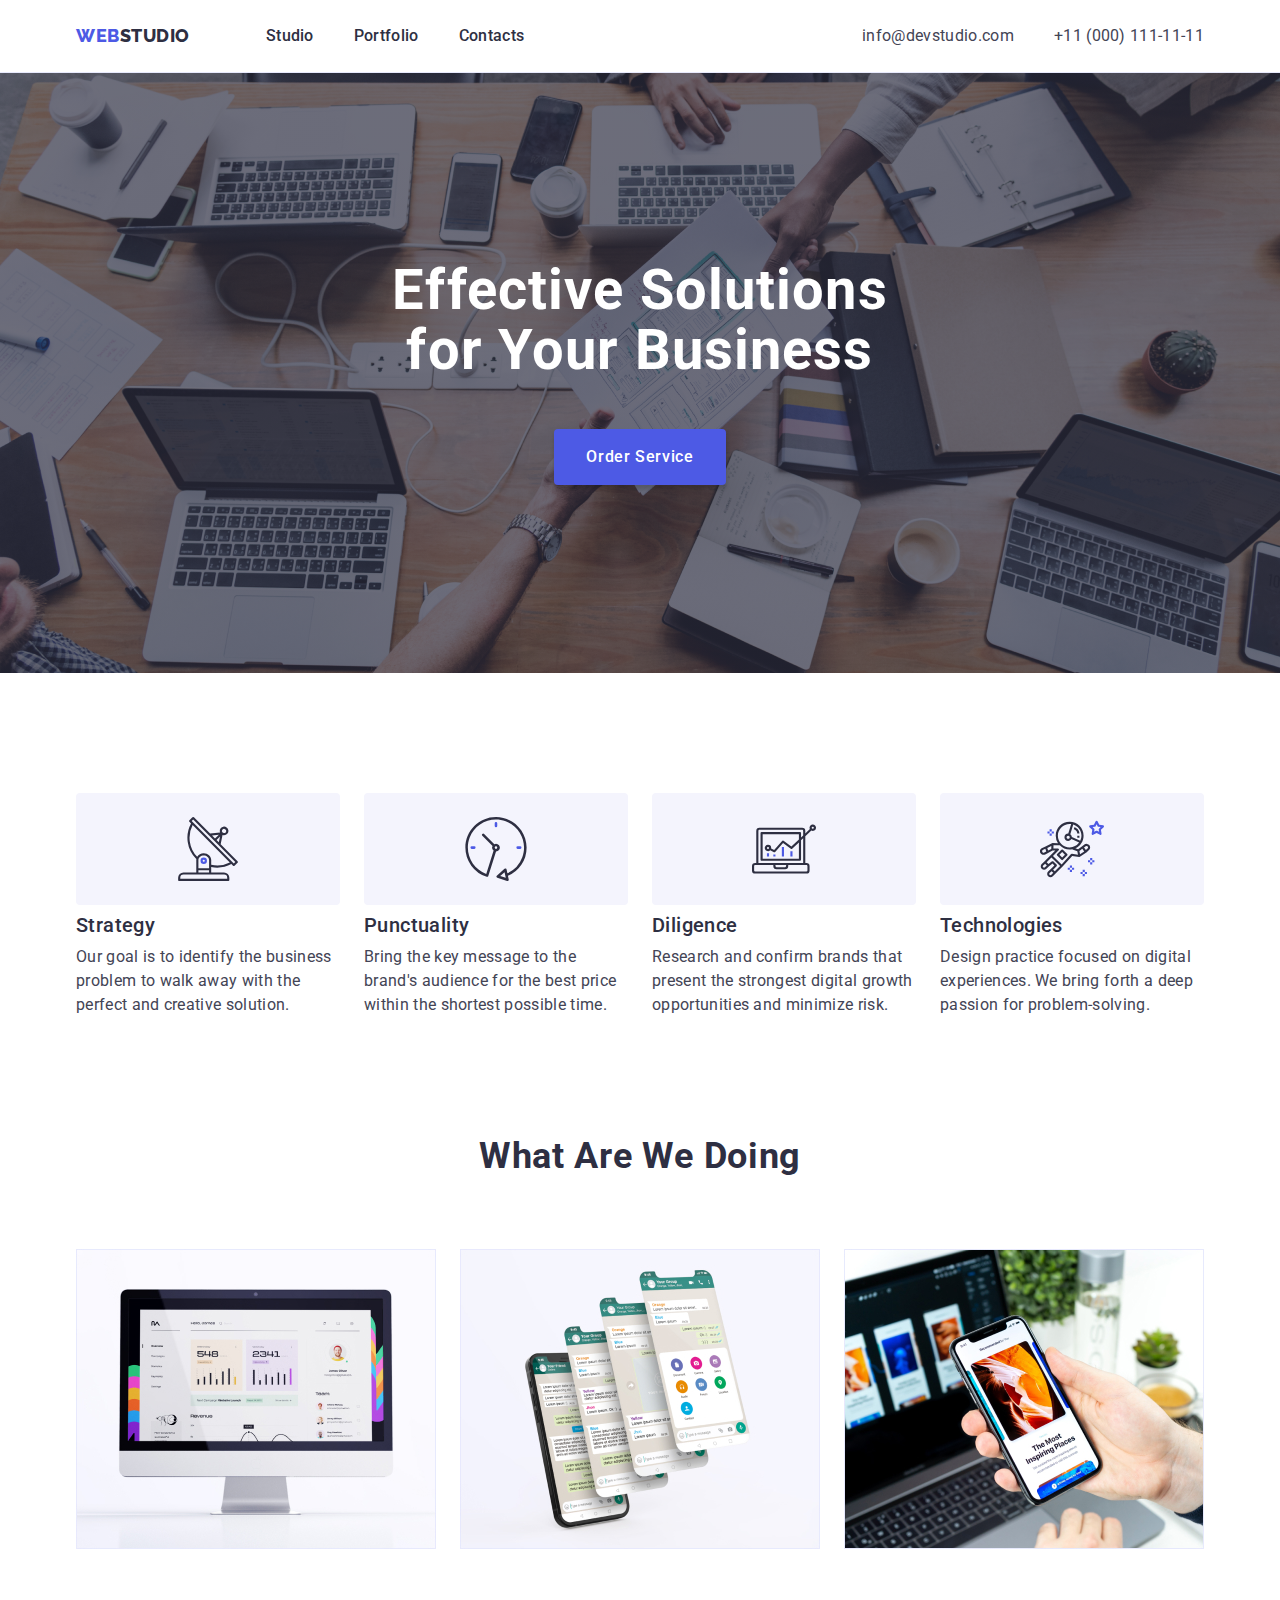
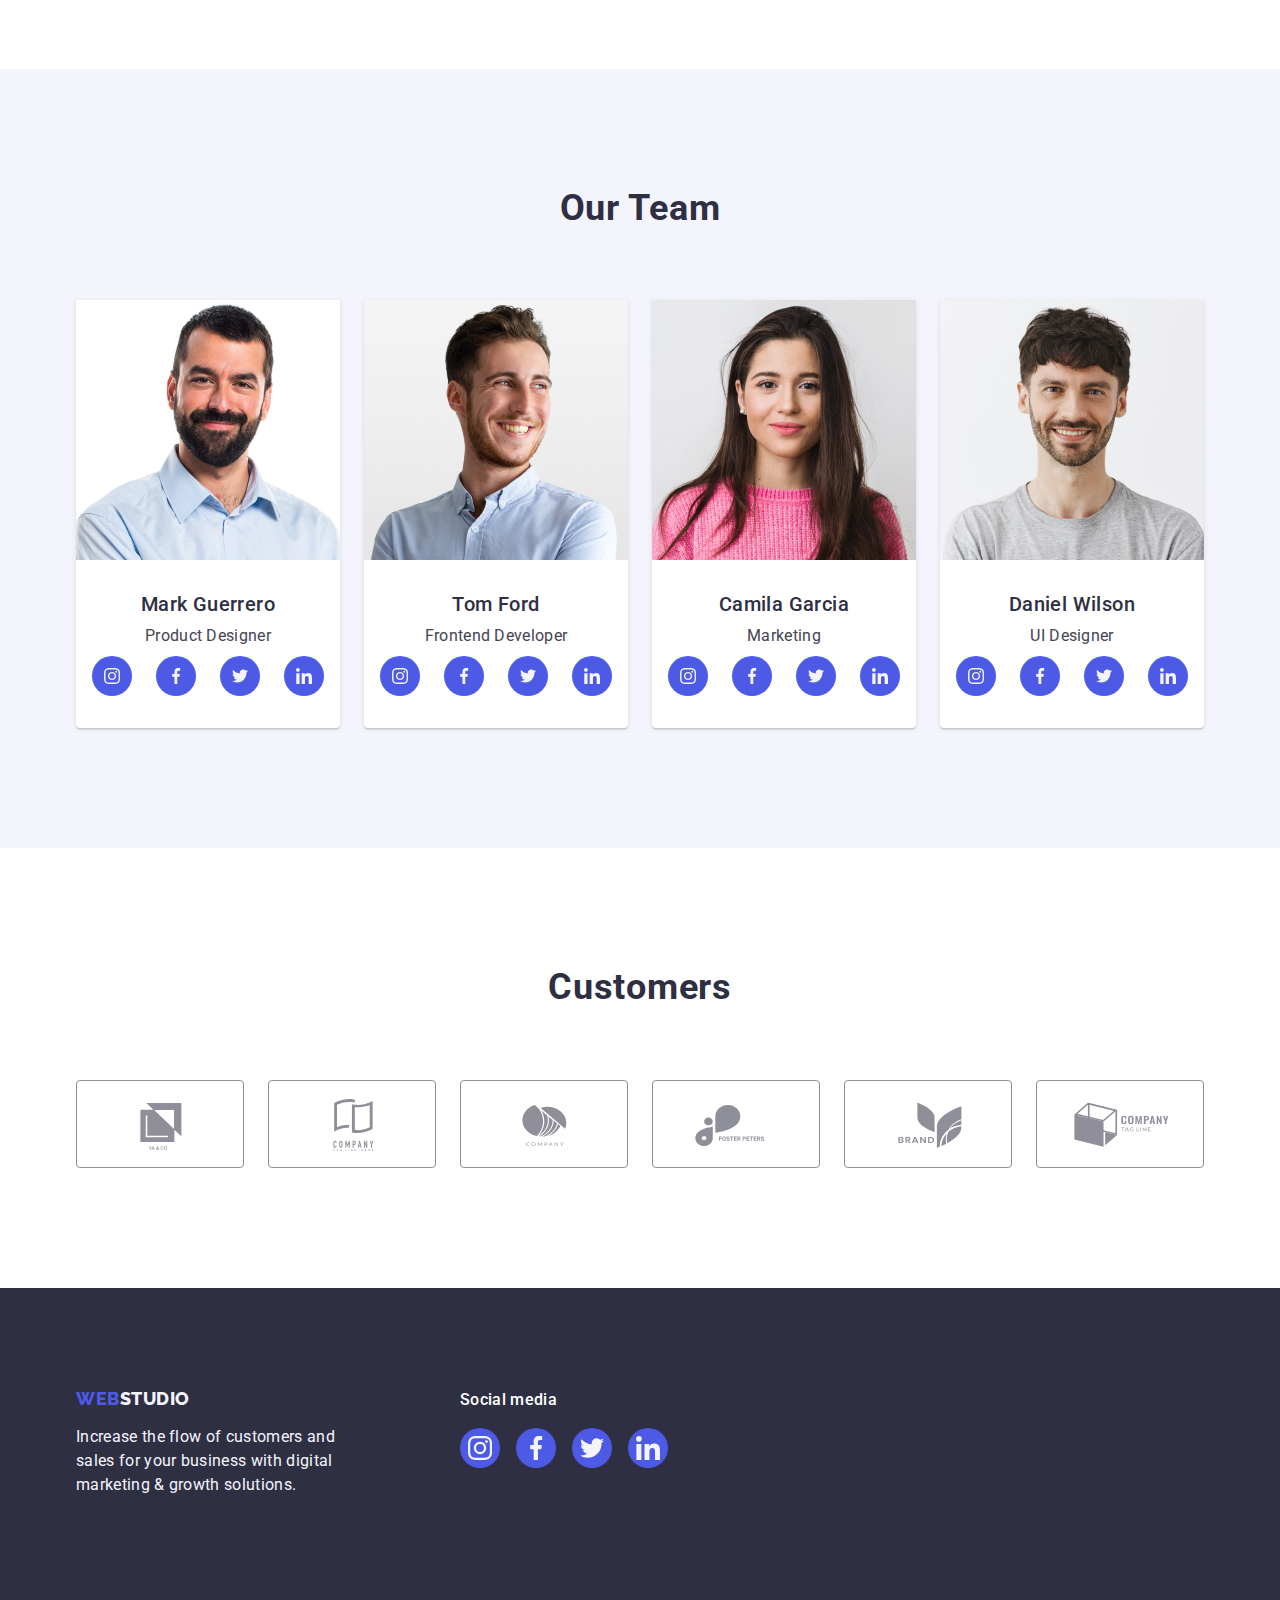
<file: index.html>
<!DOCTYPE html>

<html lang="en">

<head>
    <meta charset="UTF-8">
    <meta http-equiv="X-UA-Compatible" content="IE=edge">
    <meta name="viewport" content="width=device-width, initial-scale=1.0">
    <title>WEBSTUDIO</title>
    <link rel="preconnect" href="https://fonts.googleapis.com">
    <link rel="preconnect" href="https://fonts.gstatic.com" crossorigin>
    <link
        href="https://fonts.googleapis.com/css2?family=Raleway:wght@800&family=Roboto:wght@400;500;700;900&display=swap"
        rel="stylesheet">
    <link rel="stylesheet"
        href="https://cdnjs.cloudflare.com/ajax/libs/modern-normalize/1.1.0/modern-normalize.min.css" />
    <link rel="stylesheet" href="./css/styles.css">
</head>

<body>
    <header class="page-header">
        <div class="header-container container">
            <nav class="page-navigation">
                <a class="logo link" href="./index.html">Web<span class="studio-span">Studio</span></a>
                <ul class="menu list">
                    <li class="menu-item"><a class="menu-link link" href="./index.html">Studio</a></li>
                    <li class="menu-item"><a class="menu-link link" href="./portfolio.html">Portfolio</a></li>
                    <li class="menu-item"><a class="menu-link link" href="">Contacts</a></li>
                </ul>
            </nav>
            <address class="contacts-header">
                <ul class="contacts-list list">
                    <li class="menu-item"><a class="contact-item link"
                            href="mailto:info@devstudio.com">info@devstudio.com</a>
                    </li>
                    <li class="menu-item"><a class="contact-item link" href="tel:+110001111111">+11 (000) 111-11-11</a>
                    </li>
                </ul>
            </address>
        </div>
    </header>

    <main>
        <section class="main-section">
            <div class="container">
                <h1 class="main-title">Effective Solutions for Your Business</h1>
                <button class="button-order" type="button">Order Service</button>
            </div>
        </section>



        <section class="section-two">
            <div class="container">
                <h2 class="visually-hidden">Directions</h2>
                <ul class="directions-list list">
                    <li class="direction-item">
                        <div class="container-for-icons-in-section-two">
                            <svg class="direction-icon" aria-label="direction icon" width="64" height="64">
                                <use href="./images/icons.svg#icon-antenna">
                                </use>
                            </svg>
                        </div>
                        <h3 class="card-title">Strategy</h3>
                        <p class="card-description">Our goal is to identify the business problem to walk away with the
                            perfect and creative solution.
                        </p>
                    </li>
                    <li class="direction-item">
                        <div class="container-for-icons-in-section-two">
                            <svg class="direction-icon" aria-label="direction icon" width="64" height="64">
                                <use href="./images/icons.svg#icon-clock">
                                </use>
                            </svg>
                        </div>
                        <h3 class="card-title">Punctuality</h3>
                        <p class="card-description">Bring the key message to the brand's audience for the best price
                            within
                            the shortest possible
                            time.</p>
                    </li>
                    <li class="direction-item">
                        <div class="container-for-icons-in-section-two">
                            <svg class="direction-icon" aria-label="direction icon" width="64" height="64">
                                <use href="./images/icons.svg#icon-diagram">
                                </use>
                            </svg>
                        </div>
                        <h3 class="card-title">Diligence</h3>
                        <p class="card-description">Research and confirm brands that present the strongest digital
                            growth
                            opportunities and minimize
                            risk.</p>
                    </li>
                    <li class="direction-item">
                        <div class="container-for-icons-in-section-two">
                            <svg class="direction-icon" aria-label="direction icon" width="64" height="64">
                                <use href="./images/icons.svg#icon-astronaut">
                                </use>
                            </svg>
                        </div>
                        <h3 class="card-title">Technologies</h3>
                        <p class="card-description">Design practice focused on digital experiences. We bring forth a
                            deep
                            passion for
                            problem-solving.</p>
                    </li>
                </ul>
            </div>
        </section>

        <section class="section-what-doing">
            <div class="container">
                <h2 class="section-title">What are we doing</h2>
                <ul class="what-doing-list list">
                    <li class="what-doing-item">
                        <img class="what-doing-img" src="./images/what-are-we-doing/img1.jpg" alt="picture mac"
                            width="360" height="300">
                    </li>
                    <li class="what-doing-item">
                        <img class="what-doing-img" src="./images/what-are-we-doing/img2.jpg" alt="picture phone"
                            width="360" height="300">
                    </li>
                    <li class="what-doing-item">
                        <img class="what-doing-img" src="./images/what-are-we-doing/img3.jpg"
                            alt="picture phone in hand" width="360" height="300">
                    </li>
                </ul>
            </div>
        </section>

        <section class="section-our-team">
            <div class="container">
                <h2 class="section-title">Our Team</h2>
                <ul class="our-team-list list">
                    <li class="our-team-item">
                        <img class="our-team-img" src="./images/our-team/mark.jpg" alt="photo mark" width="264"
                            height="260" />
                        <div class="container-for-podpis">
                            <h3 class="card-title">Mark Guerrero</h3>
                            <p class="card-description">Product Designer</p>
                            <ul class="social-icons-list list">
                                <li class="social-icons-item">
                                    <a class="social-list-link " href="">
                                        <svg class="social-icon" aria-label="social icon" width="16" height="16">
                                            <use href="./images/icons.svg#icon-instagram">
                                            </use>
                                        </svg>
                                    </a>
                                </li>
                                <li class="social-icons-item">
                                    <a class="social-list-link " href="">
                                        <svg class="social-icon" aria-label="social icon" width="16" height="16">
                                            <use href="./images/icons.svg#icon-facebook">
                                            </use>
                                        </svg>
                                    </a>
                                </li>
                                <li class="social-icons-item">
                                    <a class="social-list-link " href="">
                                        <svg class="social-icon" aria-label="social icon" width="16" height="16">
                                            <use href="./images/icons.svg#icon-twitter">
                                            </use>
                                        </svg>
                                    </a>
                                </li>
                                <li class="social-icons-item">
                                    <a class="social-list-link " href="">
                                        <svg class="social-icon" aria-label="social icon" width="16" height="16">
                                            <use href="./images/icons.svg#icon-linkedin">
                                            </use>
                                        </svg>
                                    </a>
                                </li>
                            </ul>
                        </div>
                    </li>
                    <li class="our-team-item">
                        <img class="our-team-img" src="./images/our-team/tom.jpg" alt="photo tom" width="264"
                            height="260" />
                        <div class="container-for-podpis">
                            <h3 class="card-title">Tom Ford</h3>
                            <p class="card-description">Frontend Developer</p>
                            <ul class="social-icons-list list">
                                <li class="social-icons-item">
                                    <a class="social-list-link " href="">
                                        <svg class="social-icon" aria-label="social icon" width="16" height="16">
                                            <use href="./images/icons.svg#icon-instagram">
                                            </use>
                                        </svg>
                                    </a>
                                </li>
                                <li class="social-icons-item">
                                    <a class="social-list-link " href="">
                                        <svg class="social-icon" aria-label="social icon" width="16" height="16">
                                            <use href="./images/icons.svg#icon-facebook">
                                            </use>
                                        </svg>
                                    </a>
                                </li>
                                <li class="social-icons-item">
                                    <a class="social-list-link " href="">
                                        <svg class="social-icon" aria-label="social icon" width="16" height="16">
                                            <use href="./images/icons.svg#icon-twitter">
                                            </use>
                                        </svg>
                                    </a>
                                </li>
                                <li class="social-icons-item">
                                    <a class="social-list-link " href="">
                                        <svg class="social-icon" aria-label="social icon" width="16" height="16">
                                            <use href="./images/icons.svg#icon-linkedin">
                                            </use>
                                        </svg>
                                    </a>
                                </li>
                            </ul>
                        </div>
                    </li>
                    <li class="our-team-item">
                        <img class="our-team-img" src="./images/our-team/camila.jpg" alt="photo camila" width="264"
                            height="260" />
                        <div class="container-for-podpis">
                            <h3 class="card-title">Camila Garcia</h3>
                            <p class="card-description">Marketing</p>
                            <ul class="social-icons-list list">
                                <li class="social-icons-item">
                                    <a class="social-list-link " href="">
                                        <svg class="social-icon" aria-label="social icon" width="16" height="16">
                                            <use href="./images/icons.svg#icon-instagram">
                                            </use>
                                        </svg>
                                    </a>
                                </li>
                                <li class="social-icons-item">
                                    <a class="social-list-link " href="">
                                        <svg class="social-icon" aria-label="social icon" width="16" height="16">
                                            <use href="./images/icons.svg#icon-facebook">
                                            </use>
                                        </svg>
                                    </a>
                                </li>
                                <li class="social-icons-item">
                                    <a class="social-list-link " href="">
                                        <svg class="social-icon" aria-label="social icon" width="16" height="16">
                                            <use href="./images/icons.svg#icon-twitter">
                                            </use>
                                        </svg>
                                    </a>
                                </li>
                                <li class="social-icons-item">
                                    <a class="social-list-link " href="">
                                        <svg class="social-icon" aria-label="social icon" width="16" height="16">
                                            <use href="./images/icons.svg#icon-linkedin">
                                            </use>
                                        </svg>
                                    </a>
                                </li>
                            </ul>
                        </div>
                    </li>
                    <li class="our-team-item">
                        <img class="our-team-img" src="./images/our-team/daniel.jpg" alt="photo daniel" width="264"
                            height="260" />
                        <div class="container-for-podpis">
                            <h3 class="card-title">Daniel Wilson</h3>
                            <p class="card-description">UI Designer</p>
                            <ul class="social-icons-list list">
                                <li class="social-icons-item">
                                    <a class="social-list-link " href="">
                                        <svg class="social-icon" aria-label="social icon" width="16" height="16">
                                            <use href="./images/icons.svg#icon-instagram">
                                            </use>
                                        </svg>
                                    </a>
                                </li>
                                <li class="social-icons-item">
                                    <a class="social-list-link " href="">
                                        <svg class="social-icon" aria-label="social icon" width="16" height="16">
                                            <use href="./images/icons.svg#icon-facebook">
                                            </use>
                                        </svg>
                                    </a>
                                </li>
                                <li class="social-icons-item">
                                    <a class="social-list-link " href="">
                                        <svg class="social-icon" aria-label="social icon" width="16" height="16">
                                            <use href="./images/icons.svg#icon-twitter">
                                            </use>
                                        </svg>
                                    </a>
                                </li>
                                <li class="social-icons-item">
                                    <a class="social-list-link " href="">
                                        <svg class="social-icon" aria-label="social icon" width="16" height="16">
                                            <use href="./images/icons.svg#icon-linkedin">
                                            </use>
                                        </svg>
                                    </a>
                                </li>
                            </ul>
                        </div>
                    </li>
                </ul>
            </div>
        </section>

        <section class="section-customers">
            <div class="container">
                <h2 class="section-title">Customers</h2>
                <ul class="customers-list list">
                    <li class="customers-list-item">
                        <a class="customers-list-link" href="">
                            <svg class="customers-icon" aria-label="customer icon" width="104" height="56">
                                <use href="./images/icons.svg#icon-logo1">
                                </use>
                            </svg>
                        </a>
                    </li>
                    <li class="customers-list-item">
                        <a class="customers-list-link" href="">
                            <svg class="customers-icon" aria-label="customer icon" width="104" height="56">
                                <use href="./images/icons.svg#icon-logo2">
                                </use>
                            </svg>

                        </a>
                    </li>
                    <li class="customers-list-item">
                        <a class="customers-list-link" href="">
                            <svg class="customers-icon" aria-label="customer icon" width="104" height="56">
                                <use href="./images/icons.svg#icon-logo3">
                                </use>
                            </svg>

                        </a>
                    </li>
                    <li class="customers-list-item">
                        <a class="customers-list-link" href="">
                            <svg class="customers-icon" aria-label="customer icon" width="104" height="56">
                                <use href="./images/icons.svg#icon-logo4">
                                </use>
                            </svg>

                        </a>
                    </li>
                    <li class="customers-list-item">
                        <a class="customers-list-link" href="">
                            <svg class="customers-icon" aria-label="customer icon" width="104" height="56">
                                <use href="./images/icons.svg#icon-logo5">
                                </use>
                            </svg>

                        </a>
                    </li>
                    <li class="customers-list-item">
                        <a class="customers-list-link" href="">
                            <svg class="customers-icon" aria-label="customer icon" width="104" height="56">
                                <use href="./images/icons.svg#icon-logo6">
                                </use>
                            </svg>

                        </a>
                    </li>
                </ul>
            </div>
        </section>
    </main>


    <footer class="footer">
        <div class="container footer-container">
            <div class="logo-and-description-footer">
                <a class="logo-in-footer link" href="./index.html">Web<span class="studio-footer-span">Studio</span></a>
                <p class="footer-description">Increase the flow of customers and sales for your business with digital
                    marketing
                    & growth solutions.</p>
            </div>
            <div class="footer-social-container">
                <p class="footer-social-title">Social media</p>
                <ul class="social-icons-list-footer list">
                    <li class="social-icons-item-footer">
                        <a class="social-list-link-footer " href="">
                            <svg class="social-icon-footer" aria-label="social icon" width="24" height="24">
                                <use href="./images/icons.svg#icon-instagram">
                                </use>
                            </svg>
                        </a>
                    </li>
                    <li class="social-icons-item-footer">
                        <a class="social-list-link-footer " href="">
                            <svg class="social-icon-footer" aria-label="social icon" width="24" height="24">
                                <use href="./images/icons.svg#icon-facebook">
                                </use>
                            </svg>
                        </a>
                    </li>
                    <li class="social-icons-item-footer">
                        <a class="social-list-link-footer " href="">
                            <svg class="social-icon-footer" aria-label="social icon" width="24" height="24">
                                <use href="./images/icons.svg#icon-twitter">
                                </use>
                            </svg>
                        </a>
                    </li>
                    <li class="social-icons-item-footer">
                        <a class="social-list-link-footer " href="">
                            <svg class="social-icon-footer" aria-label="social icon" width="24" height="24">
                                <use href="./images/icons.svg#icon-linkedin">
                                </use>
                            </svg>
                        </a>
                    </li>
                </ul>
            </div>
        </div>
    </footer>
</body>


</html>
</file>
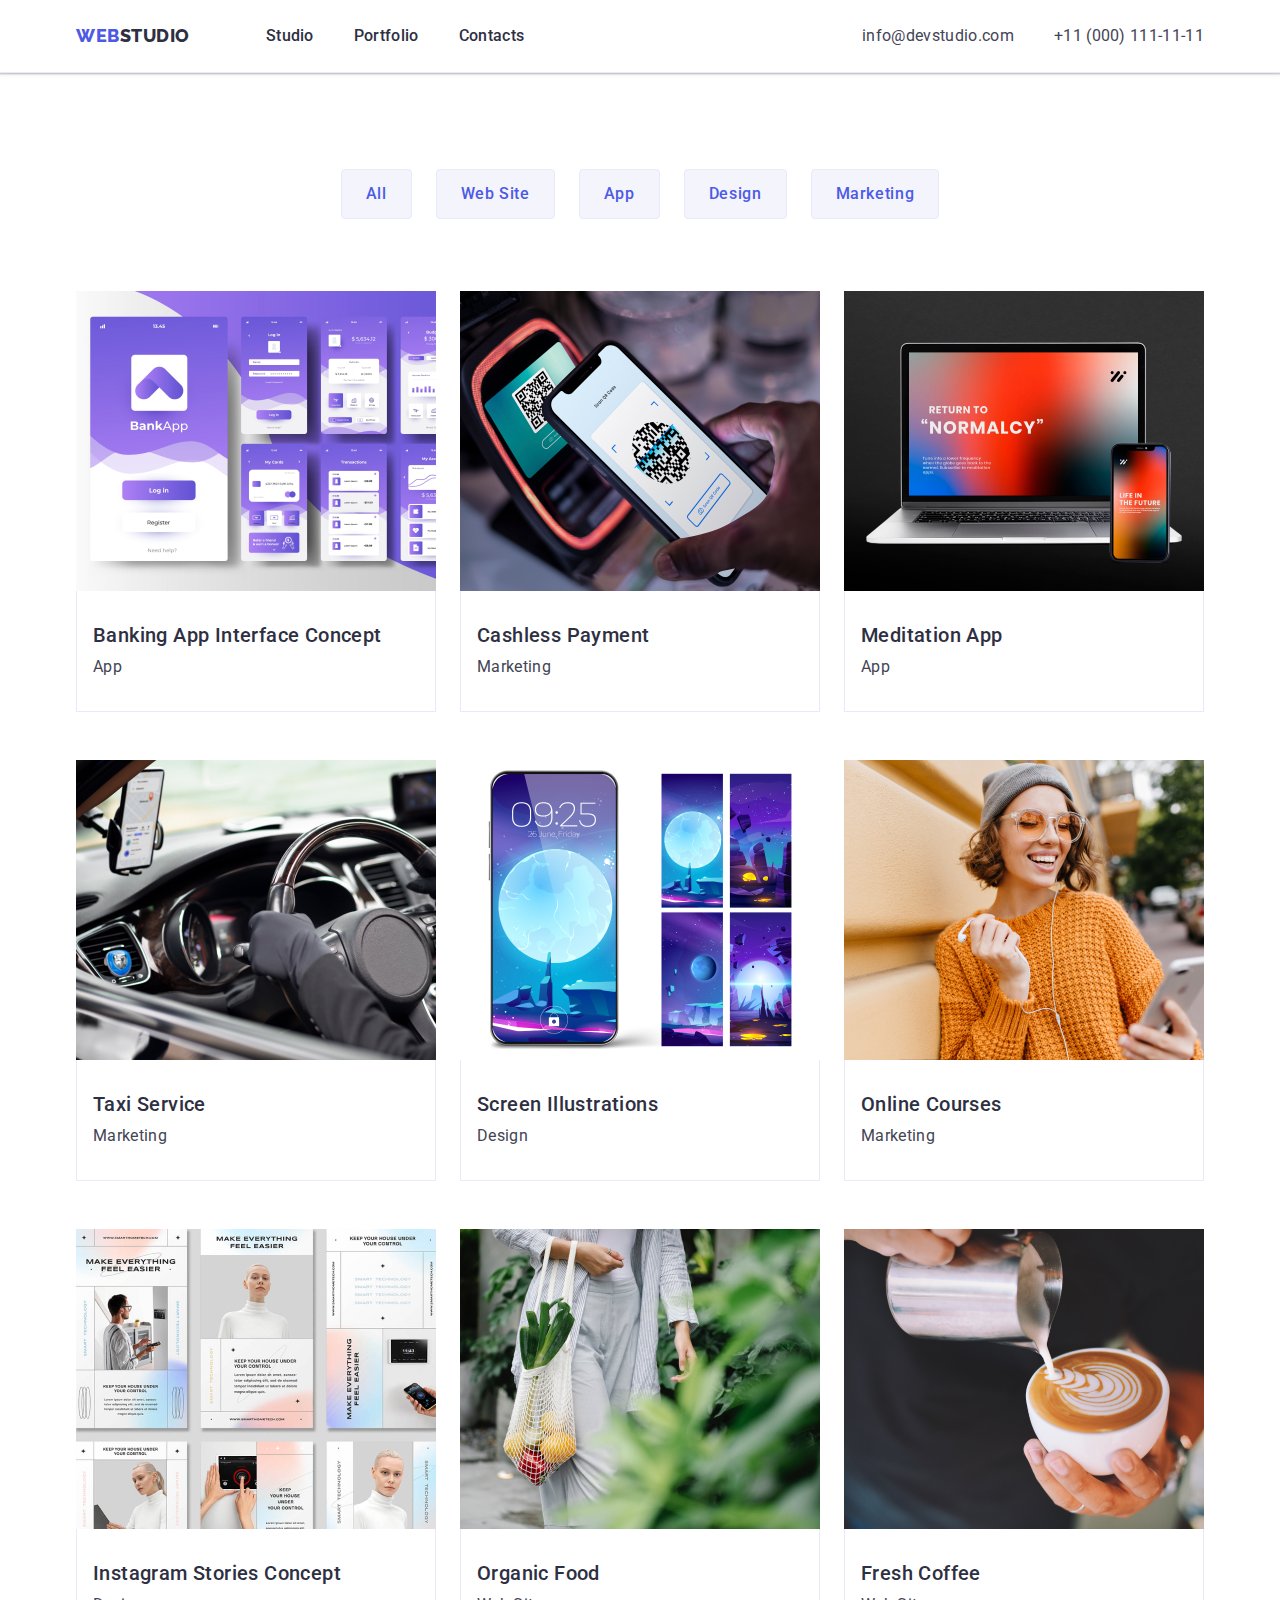
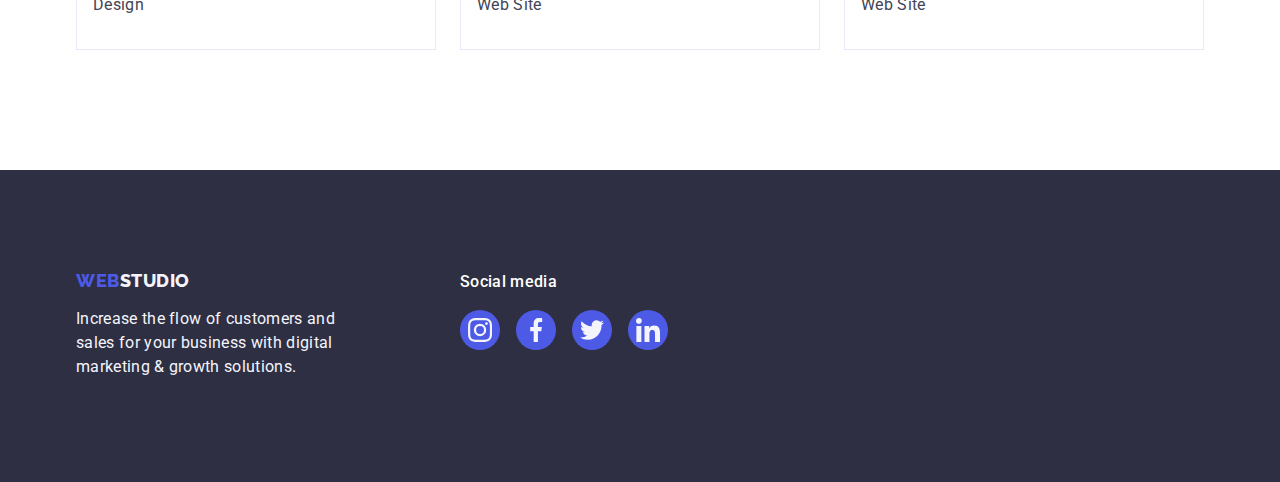
<file: portfolio.html>
<!DOCTYPE html>
<html lang="en">


<head>
    <meta charset="UTF-8">
    <meta http-equiv="X-UA-Compatible" content="IE=edge">
    <meta name="viewport" content="width=device-width, initial-scale=1.0">
    <title>WEBSTUDIO</title>
    <link rel="preconnect" href="https://fonts.googleapis.com">
    <link rel="preconnect" href="https://fonts.gstatic.com" crossorigin>
    <link
        href="https://fonts.googleapis.com/css2?family=Raleway:wght@800&family=Roboto:wght@400;500;700;900&display=swap"
        rel="stylesheet">
    <link rel="stylesheet"
        href="https://cdnjs.cloudflare.com/ajax/libs/modern-normalize/1.1.0/modern-normalize.min.css" />
    <link rel="stylesheet" href="./css/styles.css">
</head>


<body>
    <header class="page-header">
        <div class="header-container container">
            <nav class="page-navigation">
                <a class="logo link" href="./index.html">Web<span class="studio-span">Studio</span></a>
                <ul class="menu list">
                    <li class="menu-item"><a class="menu-link link" href="./index.html">Studio</a></li>
                    <li class="menu-item"><a class="menu-link link" href="./portfolio.html">Portfolio</a></li>
                    <li class="menu-item"><a class="menu-link link" href="">Contacts</a></li>
                </ul>
            </nav>
            <address class="contacts-header">
                <ul class="contacts-list list">
                    <li class="menu-item"><a class="contact-item link"
                            href="mailto:info@devstudio.com">info@devstudio.com</a>
                    </li>
                    <li class="menu-item"><a class="contact-item link" href="tel:+110001111111">+11 (000) 111-11-11</a>
                    </li>
                </ul>
            </address>
        </div>
    </header>

    <main>
        <section class="main-portfolio-section">
            <div class="container">
                <h1 class="visually-hidden">WEBSTUDIO PORTFOLIO</h1>
                <!-- buttons -->
                <ul class="button-list-portfolio list">
                    <li class="button-item">
                        <button class="button-portfolio" type="button">All</button>
                    </li>
                    <li class="button-item">
                        <button class="button-portfolio" type="button">Web Site</button>
                    </li>
                    <li class="button-item">
                        <button class="button-portfolio" type="button">App</button>
                    </li>
                    <li class="button-item">
                        <button class="button-portfolio" type="button">Design</button>
                    </li>
                    <li class="button-item">
                        <button class="button-portfolio" type="button">Marketing</button>
                    </li>
                </ul>
                <!-- cards -->
                <ul class="card-portfolio-list list">
                    <li class="card-portfolio-list-item">
                        <a class="link portfolio-link" href="">
                            <img class="card-portfolio-img" src="./images/portfolio/banking-app.jpg"
                                alt="banking application interface" width="360" height="300" />
                            <div class="container-for-podpis-portfolio">
                                <h2 class="card-title">Banking App Interface Concept</h2>
                                <p class="card-description">App</p>
                            </div>
                        </a>
                    </li>
                    <li class="card-portfolio-list-item">
                        <a class="link portfolio-link" href="">
                            <img class="card-portfolio-img" src="./images/portfolio/cashless-payment.jpg"
                                alt="Mobile phone with qr code" width="360" height="300" />
                            <div class="container-for-podpis-portfolio">
                                <h2 class="card-title">Cashless Payment</h2>
                                <p class="card-description">Marketing</p>
                            </div>
                        </a>
                    </li>
                    <li class="card-portfolio-list-item">
                        <a class="link portfolio-link" href="">
                            <img class="card-portfolio-img" src="./images/portfolio/meditation-app.jpg"
                                alt="laptop and phone" width="360" height="300" />
                            <div class="container-for-podpis-portfolio">
                                <h2 class="card-title">Meditation App</h2>
                                <p class="card-description">App</p>
                            </div>
                        </a>
                    </li>
                    <li class="card-portfolio-list-item">
                        <a class="link portfolio-link" href="">
                            <img class="card-portfolio-img" src="./images/portfolio/taxi-service.jpg" alt="car interior"
                                width="360" height="300" />
                            <div class="container-for-podpis-portfolio">
                                <h2 class="card-title">Taxi Service</h2>
                                <p class="card-description">Marketing</p>
                            </div>
                        </a>
                    </li>
                    <li class="card-portfolio-list-item">
                        <a class="link portfolio-link" href="">
                            <img class="card-portfolio-img" src="./images/portfolio/screen-illustration.jpg"
                                alt="phone and wallpaper examples" width="360" height="300" />
                            <div class="container-for-podpis-portfolio">
                                <h2 class="card-title">Screen Illustrations</h2>
                                <p class="card-description">Design</p>
                            </div>
                        </a>
                    </li>
                    <li class="card-portfolio-list-item">
                        <a class="link portfolio-link" href="">
                            <img class="card-portfolio-img" src="./images/portfolio/online-cources.jpg"
                                alt="smiling woman with phone in hand" width="360" height="300" />
                            <div class="container-for-podpis-portfolio">
                                <h2 class="card-title">Online Courses</h2>
                                <p class="card-description">Marketing</p>
                            </div>
                        </a>
                    </li>
                    <li class="card-portfolio-list-item">
                        <a class="link portfolio-link" href="">
                            <img class="card-portfolio-img" src="./images/portfolio/instagram-stories-concept.jpg"
                                alt="examples instagram stories" width="360" height="300" />
                            <div class="container-for-podpis-portfolio">
                                <h2 class="card-title">Instagram Stories Concept</h2>
                                <p class="card-description">Design</p>
                            </div>
                        </a>
                    </li>
                    <li class="card-portfolio-list-item">
                        <a class="link portfolio-link" href="">
                            <img class="card-portfolio-img" src="./images/portfolio/organic-food.jpg"
                                alt="woman is holding fruit in a bag" width="360" height="300" />
                            <div class="container-for-podpis-portfolio">
                                <h2 class="card-title">Organic Food</h2>
                                <p class="card-description">Web Site</p>
                            </div>
                        </a>
                    </li>
                    <li class="card-portfolio-list-item">
                        <a class="link portfolio-link" href="">
                            <img class="card-portfolio-img" src="./images/portfolio/fresh-coffee.jpg"
                                alt="cup of coffee" width="360" height="300" />
                            <div class="container-for-podpis-portfolio">
                                <h2 class="card-title">Fresh Coffee</h2>
                                <p class="card-description">Web Site</p>
                            </div>
                        </a>
                    </li>
                </ul>
            </div>
        </section>
    </main>

    <footer class="footer">
        <div class="container footer-container">
            <div class="logo-and-description-footer">
                <a class="logo-in-footer link" href="./index.html">Web<span class="studio-footer-span">Studio</span></a>
                <p class="footer-description">Increase the flow of customers and sales for your business with digital
                    marketing
                    & growth solutions.</p>
            </div>
            <div class="footer-social-container">
                <p class="footer-social-title">Social media</p>
                <ul class="social-icons-list-footer list">
                    <li class="social-icons-item-footer">
                        <a class="social-list-link-footer " href="">
                            <svg class="social-icon-footer" aria-label="social icon" width="24" height="24">
                                <use href="./images/icons.svg#icon-instagram">
                                </use>
                            </svg>
                        </a>
                    </li>
                    <li class="social-icons-item-footer">
                        <a class="social-list-link-footer " href="">
                            <svg class="social-icon-footer" aria-label="social icon" width="24" height="24">
                                <use href="./images/icons.svg#icon-facebook">
                                </use>
                            </svg>
                        </a>
                    </li>
                    <li class="social-icons-item-footer">
                        <a class="social-list-link-footer " href="">
                            <svg class="social-icon-footer" aria-label="social icon" width="24" height="24">
                                <use href="./images/icons.svg#icon-twitter">
                                </use>
                            </svg>
                        </a>
                    </li>
                    <li class="social-icons-item-footer">
                        <a class="social-list-link-footer " href="">
                            <svg class="social-icon-footer" aria-label="social icon" width="24" height="24">
                                <use href="./images/icons.svg#icon-linkedin">
                                </use>
                            </svg>
                        </a>
                    </li>
                </ul>
            </div>
        </div>
    </footer>
</body>

</html>
</file>
<file: css/styles.css>
:root {
  --main-font-family: 'Roboto', sans-serif;
  --secondary-font-family-family: 'Raleway', sans-serif;
  --background-color: #ffffff;
  --header-color: #2e2f42;
  --link-header-color: #434455;
  --color-button-portfolio: #4d5ae5;
  --background-color-button-portfolio: #f4f4fd;
}

.list {
  list-style: none;
}

.link {
  text-decoration: none;
}

button {
  font-family: inherit;
  cursor: pointer;
}

h1,
h2,
h3,
h4,
p {
  margin-top: 0;
  margin-bottom: 0;
}

ul,
ol {
  margin-top: 0;
  margin-bottom: 0;
  padding-left: 0;
}

img {
  display: block;
}

body {
  font-family: var(--main-font-family);
  color: #434455;
  background-color: var(--background-color);
}

.container {
  width: 1158px;
  margin-left: auto;
  margin-right: auto;
  padding: 0 15px;
}

.visually-hidden {
  position: absolute;
  width: 1px;
  height: 1px;
  margin: -1px;
  border: 0;
  padding: 0;
  white-space: nowrap;
  clip-path: inset(100%);
  clip: rect(0 0 0 0);
  overflow: hidden;
}

/* /////////////////////////////////////// */
/* HEADER*/
/* /////////////////////////////////////// */
.logo {
  font-family: var(--secondary-font-family-family);
  font-weight: 800;
  font-size: 18px;
  line-height: 1.17;
  letter-spacing: 0.03em;
  text-transform: uppercase;
  color: #4d5ae5;
  /*  */
  margin-right: 76px;
  display: block;
}
.studio-span {
  color: var(--header-color);
}

.menu-link {
  font-weight: 500;
  font-size: 16px;
  line-height: 1.5;
  letter-spacing: 0.02em;
  color: var(--header-color);
  /*  */
  display: block;
  padding-top: 24px;
  padding-bottom: 24px;
}

.menu-link:hover,
.menu-link:focus {
  color: #404bbf;
}

.contacts-header {
  font-style: normal;
}

.contact-item {
  font-size: 16px;
  line-height: 1.5;
  letter-spacing: 0.02em;
  color: var(--link-header-color);
}

.contact-item:hover,
.contact-item:focus {
  color: #404bbf;
}

.page-header {
  align-items: center;
  border-bottom: 1px solid #e7e9fc;

  box-shadow: 0px 2px 1px rgba(46, 47, 66, 0.08), 0px 1px 1px rgba(46, 47, 66, 0.16),
    0px 1px 6px rgba(46, 47, 66, 0.08);
}

.header-container {
  display: flex;
  align-items: center;
  justify-content: space-between;
}

.page-navigation {
  display: flex;
  align-items: center;
}

.menu {
  display: flex;
  gap: 40px;
}

.contacts-list {
  display: flex;
  gap: 40px;
}
/* /////////////////////////////////////// */
/* /////////////////////////////////////// */

/* /////////////////////////////////////// */
/* SECTION1 sidlicki */
/* /////////////////////////////////////// */
.main-section {
  padding-top: 188px;
  padding-bottom: 188px;
  margin-left: auto;
  margin-right: auto;
  text-align: center;
  background-color: var(--header-color);
  /*  */
  background-image: linear-gradient(rgba(46, 47, 66, 0.7), rgba(46, 47, 66, 0.7)),
    url(../images/bg.jpg);
  background-size: cover;
  max-width: 1440px;
  background-repeat: no-repeat;
  background-position: center;
}

.main-title {
  max-width: 496px;
  height: 120px;
  margin-bottom: 48px;
  margin-left: auto;
  margin-right: auto;
  /*  */
  font-size: 56px;
  line-height: 1.07;
  text-align: center;
  letter-spacing: 0.02em;
  color: #ffffff;
}

.button-order {
  display: block;
  min-width: 169px;
  padding: 16px 32px;
  border-radius: 4px;
  border: none;
  margin-left: auto;
  margin-right: auto;
  /*  */
  background-color: var(--color-button-portfolio);
  box-shadow: 0px 4px 4px rgba(0, 0, 0, 0.15);
  font-weight: 500;
  font-size: 16px;
  line-height: 1.5;
  letter-spacing: 0.04em;
  color: #ffffff;
}
.button-order:hover,
.button-order:focus {
}
/* /////////////////////////////////////// */
/* /////////////////////////////////////// */

/* /////////////////////////////////////// */
/* OTHER SECTIONS sidlicki */
/* /////////////////////////////////////// */
.section-two {
  padding-top: 120px;
  padding-bottom: 120px;
}

.directions-list {
  display: flex;
  gap: 24px;
}

.direction-item {
  width: calc((100% - 72px) / 4);
}

.container-for-icons-in-section-two {
  display: flex;
  height: 112px;
  background: #f4f4fd;
  border-radius: 4px;
  margin-bottom: 8px;
  justify-content: center;
  align-items: center;
}

/* ////////////////////////////////// */
/* ////////////////////////////////// */
.section-what-doing {
  padding-bottom: 120px;
}

.what-doing-list {
  display: flex;
  gap: 24px;
}

.card-title {
  margin-bottom: 8px;
  font-weight: 500;
  font-size: 20px;
  line-height: 1.2;
  letter-spacing: 0.02em;
  color: var(--header-color);
}

.card-description {
  font-size: 16px;
  line-height: 1.5;
  letter-spacing: 0.02em;
  color: var(--link-header-color);
}

.section-title {
  margin-bottom: 72px;
  font-size: 36px;
  line-height: 1.1;
  text-align: center;
  letter-spacing: 0.02em;
  text-transform: capitalize;
  color: var(--header-color);
}

.section-our-team {
  background-color: #f4f4fd;
  padding-bottom: 120px;
  padding-top: 120px;
}

.our-team-list {
  display: flex;
  gap: 24px;
}

.our-team-item {
  background: #ffffff;
  box-shadow: 0px 1px 6px rgba(46, 47, 66, 0.08), 0px 1px 1px rgba(46, 47, 66, 0.16),
    0px 2px 1px rgba(46, 47, 66, 0.08);
  border-radius: 0px 0px 4px 4px;
  text-align: center;
  flex-basis: calc((100% - 3 * 24px) / 4);
}
.container-for-podpis {
  padding-top: 32px;
  padding-bottom: 32px;
}

.social-icons-list {
  display: flex;
  margin-top: 8px;
  gap: 24px;
  justify-content: center;
}

.social-list-link {
  display: flex;
  justify-content: center;
  align-items: center;
  width: 40px;
  height: 40px;
  border-radius: 50%;
  background-color: var(--color-button-portfolio);
}

.social-icon {
  fill: #f4f4fd;
}

.social-list-link:hover,
.social-list-link:focus {
  background: #404bbf;
}

/* /////////////////////////////// */

.section-customers {
  padding-top: 120px;
  padding-bottom: 120px;
}

.customers-list {
  display: flex;
  gap: 24px;
  justify-content: center;
}

.customers-list-item {
  height: 88px;
  width: calc((100% - 5 * 24px) / 6);
}

.customers-list-link {
  width: 100%;
  height: 100%;
  border: 1px solid #8e8f99;
  border-radius: 4px;
  display: flex;
  color: #8e8f99;
  align-items: center;
  justify-content: center;
}

.customers-icon {
  fill: currentColor;
}

.customers-list-link:hover,
.customers-list-link:focus {
  border-color: #404bbf;
  color: #404bbf;
}

/* /////////////////////////////////////// */
/* FOOTER sidlicki */
/* /////////////////////////////////////// */
.footer {
  padding-top: 100px;
  padding-bottom: 100px;
  height: 312px;
  background-color: var(--header-color);
}

.footer-container {
  display: flex;
  align-items: baseline;
}

.logo-and-description-footer {
  margin-right: 120px;
}

.logo-in-footer {
  display: inline-block;
  margin-bottom: 16px;
  /*  */
  font-family: var(--secondary-font-family-family);
  font-weight: 800;
  font-size: 18px;
  line-height: 1.17;
  letter-spacing: 0.03em;
  text-transform: uppercase;
  color: #4d5ae5;
}

.studio-footer-span {
  color: #f4f4fd;
}

.footer-description {
  font-family: 'Roboto';
  max-width: 264px;
  font-weight: 400;
  font-size: 16px;
  line-height: 24px;
  letter-spacing: 0.02em;
  color: #f4f4fd;
}

.footer-social-title {
  font-family: 'Roboto';
  font-style: normal;
  font-weight: 500;
  font-size: 16px;
  line-height: 1.5;
  letter-spacing: 0.02em;
  color: #ffffff;
  margin-bottom: 16px;
}
.social-icons-list-footer {
  display: flex;
  gap: 16px;
}

.social-list-link-footer {
  display: flex;
  justify-content: center;
  align-items: center;
  width: 40px;
  height: 40px;
  border-radius: 50%;
  background-color: var(--color-button-portfolio);
}

.social-icon-footer {
  fill: #f4f4fd;
}

.social-list-link-footer:hover,
.social-list-link-footer:focus {
  background: #31d0aa;
}

/* /////////////////////////////////////// */
/* /////////////////////////////////////// */

/* /////////////////////////////////////// */
/* PORTFOLIO sidlicki */
/* /////////////////////////////////////// */
.main-portfolio-section {
  padding-top: 96px;
  padding-bottom: 120px;
}
.button-portfolio {
  display: block;

  border: 1px solid #e7e9fc;
  padding-top: 12px;
  padding-bottom: 12px;
  padding-left: 24px;
  padding-right: 24px;
  border-radius: 4px;
  /*  */
  font-weight: 500;
  font-size: 16px;
  line-height: 1.5;
  letter-spacing: 0.04em;
  color: var(--color-button-portfolio);
  background-color: var(--background-color-button-portfolio);
}

.button-portfolio:hover,
.button-portfolio:focus {
  border: 1px solid transparent;
  color: #ffffff;
  background-color: #404bbf;
  box-shadow: 0px 3px 1px rgba(0, 0, 0, 0.1), 0px 2px 1px rgba(0, 0, 0, 0.08),
    0px 2px 2px rgba(0, 0, 0, 0.12);
}
.button-list-portfolio {
  margin-left: auto;
  margin-right: auto;
  display: flex;
  justify-content: center;
  gap: 24px;
  margin-bottom: 72px;
}

.card-portfolio-list {
  display: flex;
  flex-wrap: wrap;
  gap: 48px 24px;
}

.container-for-podpis-portfolio {
  padding: 32px 16px;
  border: 1px solid #e7e9fc;
  border-top: none;
}

.card-portfolio-list-item {
  width: calc((100% - 48px) / 3);
}

.portfolio-link {
  display: block;
}

.portfolio-link:hover,
.portfolio-link:focus {
  box-shadow: 0px 1px 6px rgba(46, 47, 66, 0.08), 0px 1px 1px rgba(46, 47, 66, 0.16),
    0px 2px 1px rgba(46, 47, 66, 0.08);
}
/* /////////////////////////////////////// */
/* /////////////////////////////////////// */
/*  */
</file>
